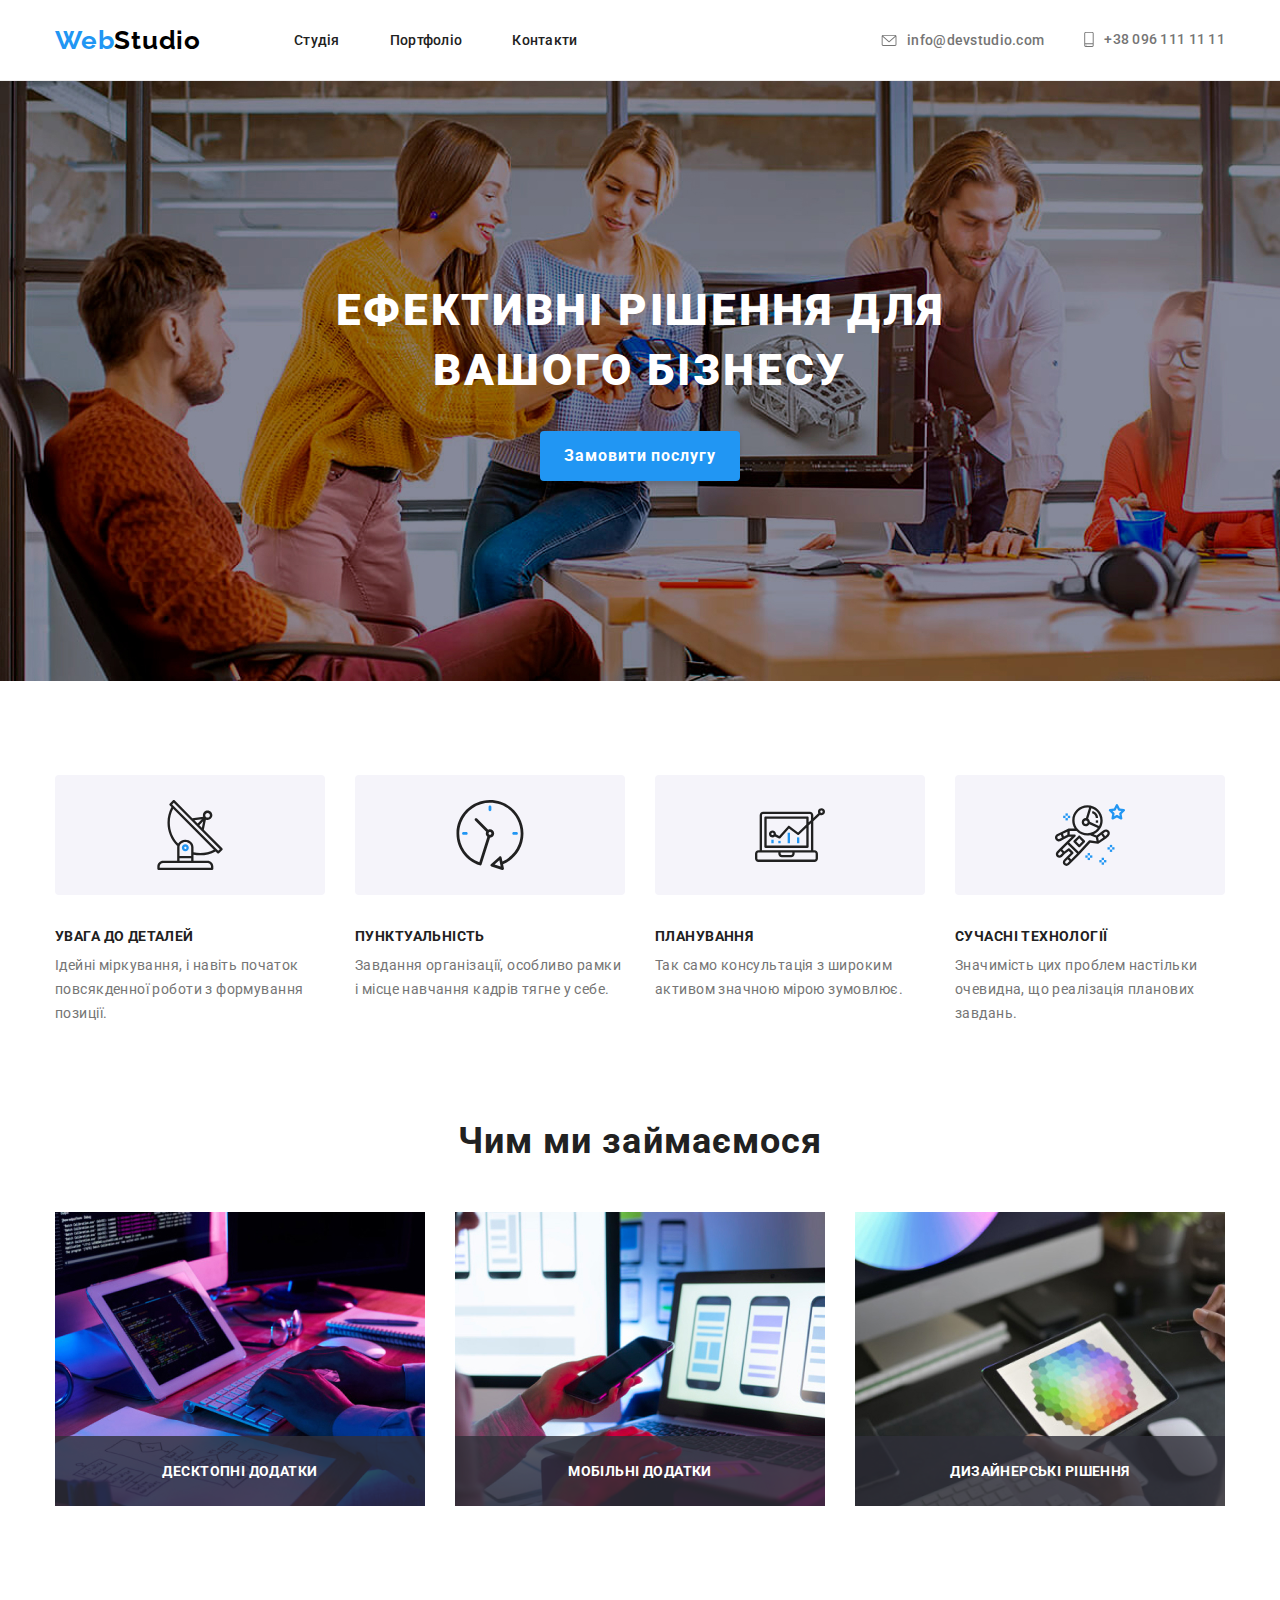
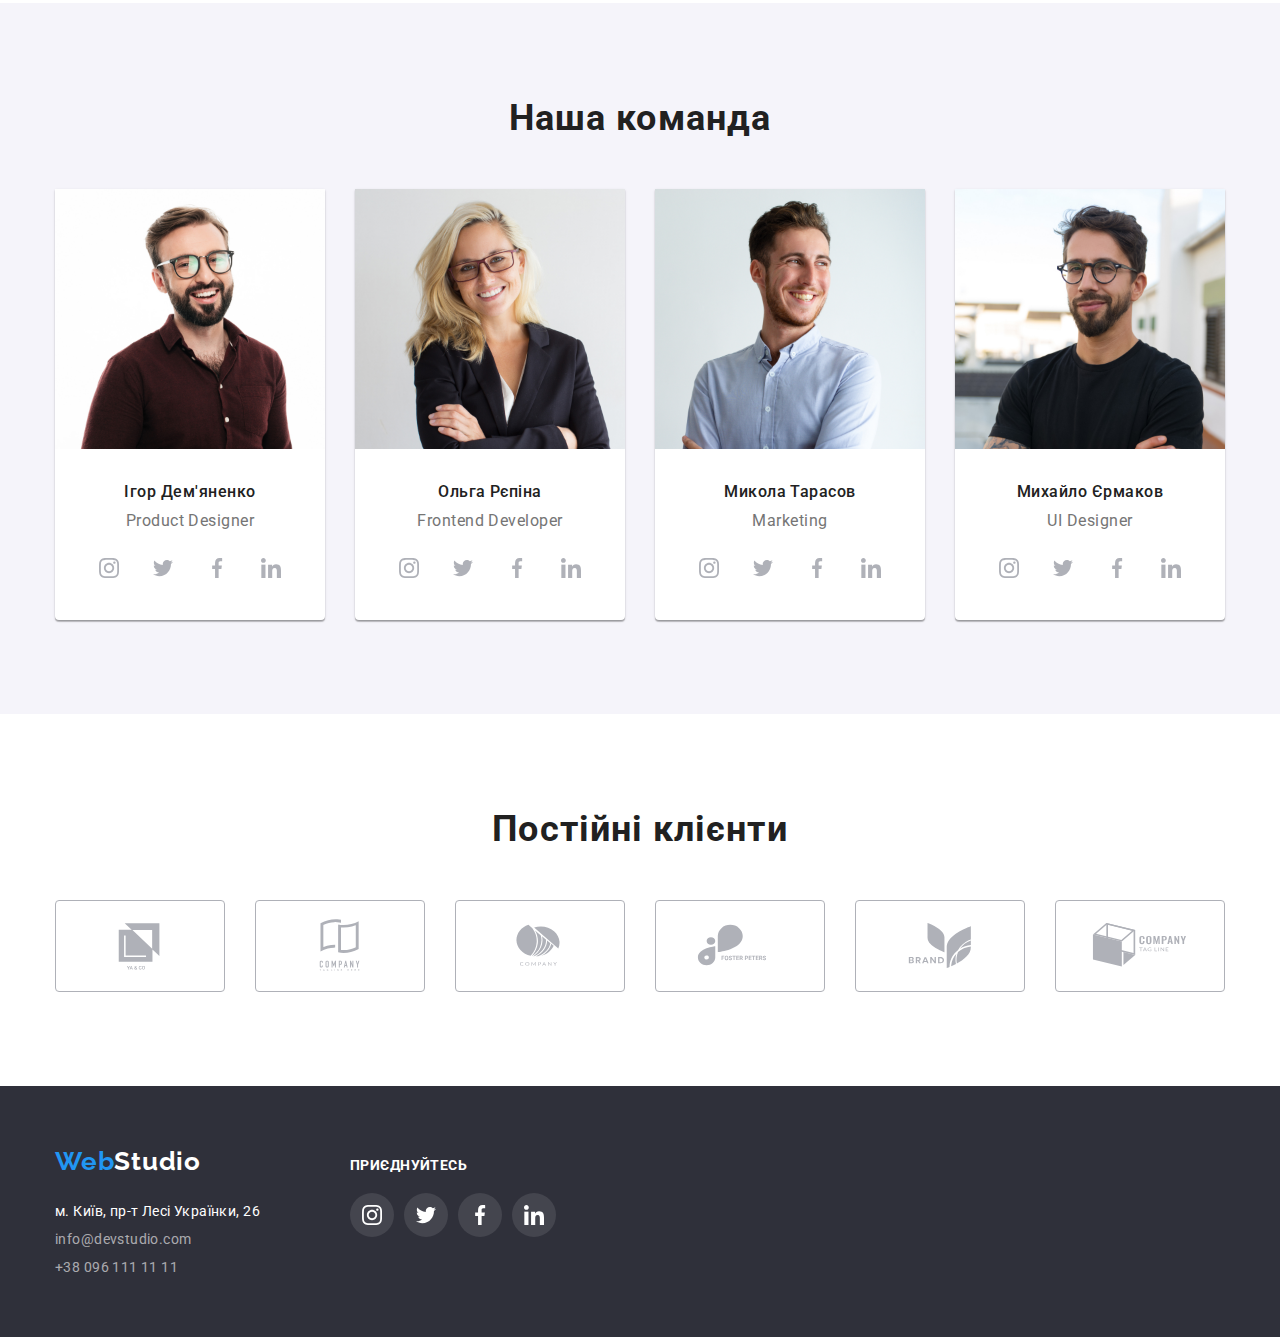
<file: index.html>
<!DOCTYPE html>
<html lang="uk">
<head>
    <meta charset="UTF-8">
    <meta name="viewport" content="width=device-width, initial-scale=1.0">
    <title>WebStudio</title>
    <link rel="stylesheet" href="css/modern-normalize.css">
    <link rel="stylesheet" href="css/styles.css">
    <link rel="preconnect" href="https://fonts.googleapis.com">
<link rel="preconnect" href="https://fonts.gstatic.com" crossorigin>
<link href="https://fonts.googleapis.com/css2?family=Raleway:wght@100;700&family=Roboto:wght@400;500;700;900&display=swap" rel="stylesheet">
</head>
<body>

    <header id="header" class="header">
        <div class="container">  
                <a href="index.html" class="header__logo"><span>Web</span>Studio</a>
                <nav>
                   <ul class = "navigation">
                        <li class="navigation__item">
                            <a href="index.html">Студія</a>
                            
                        </li>
                        <li class="navigation__item">
                            <a href="portfolio.html">Портфоліо</a>
                            
                        </li>
                        <li class="navigation__item">
                            <a href="#">Контакти</a>
                            
                        </li>
                        
                    </ul>
                </nav>        
                
                <ul class="contacts">
                    <li class="contacts__item">
                        <a href="maito:info@devstudio.com" class="mail"><svg class="mail__svg" width="16" height="12">
                            <use href="./img/sprite.svg#icon-mail"></use>
                        </svg> info@devstudio.com</a>
                    </li>
                    <li class="contacts__item">
                        <a href="tel:+380961111111" class="tel">
                        <svg class="tel__svg" width="16" height="12">
                            <use  href="./img/sprite.svg#icon-smartphone"></use>
                        </svg> 
                        +38 096 111 11 11</a> 
                    </li>
                </ul>
        </div>
        
    </header>
    <main>
        <section id = "info" class ="info">
            
            <div class="header__hello">
                <h1 class="info__text">Ефективні рішення для вашого бізнесу</h1>
                <button class="info__btn" data-modal-open type="button">Замовити послугу</button>
            </div>
            <div class="modal is-hidden" data-modal>
                <div class="modal__frame">
                    <button data-modal-close>
                        <a class="modal__frame-close" href="#">
                          <svg class="close-icon">
                            <use href="./img/sprite.svg#close-btn"></use>
                          </svg>
                        </a>
                    </button>
                
                </div>
            </div>
        </section>   
        <section id="about" class="about">
            <div class="container">
                    <ul class="about__list">
                        <li class="about__item">
                            <svg class="about__svg" width="16" height="12">
                                <use href="./img/sprite.svg#icon-antenna"></use>
                            </svg> 
                            <h3 class="about__h">УВАГА ДО ДЕТАЛЕЙ</h3>
                            <p class="about__text">Ідейні міркування, і навіть початок повсякденної роботи з формування позиції.</p>
                        </li>
                        <li class="about__item">
                            <svg class="about__svg" width="16" height="12">
                                <use href="./img/sprite.svg#icon-clock"></use>
                            </svg> 
                            <h3 class="about__h">ПУНКТУАЛЬНІСТЬ</h3>
                            <p class="about__text">Завдання організації, особливо рамки і місце навчання кадрів тягне у себе.</p>
                        </li>                                                                                               
                        <li class="about__item">
                            <svg class="about__svg" width="16" height="12">
                                <use href="./img/sprite.svg#icon-diagram"></use>
                            </svg>                                                                                              
                            <h3 class="about__h">ПЛАНУВАННЯ</h3>
                            <p class="about__text">Так само консультація з широким активом значною мірою зумовлює.</p>
                        </li>
                        <li class="about__item">
                            <svg class="about__svg" width="16" height="12">
                                <use href="./img/sprite.svg#icon-astronaut"></use>
                            </svg> 
                            <h3 class="about__h">СУЧАСНІ ТЕХНОЛОГІЇ</h3>
                            <p class="about__text">Значимість цих проблем настільки очевидна, що реалізація планових завдань.</p>
                        </li>
                    </ul> 
            </div>
        </section>

        <section id="work" class="work">
            <div class="container">
                
                    <h2 class="work__text">Чим ми займаємося</h2>
                    <ul class = "work__list">
                        <li class="work__item">
                            <div class="work__overlay">
                                <p class="work__overlay-text">
                                    ДЕСКТОПНІ ДОДАТКИ
                                </p>
                            </div>
                            <img  class= "work__img" src="img/img1.jpg" width="370" height="294" alt="Фото з клавіатурою">
                            
                        </li>
                        <li class="work__item">
                            <div class="work__overlay">
                                <p class="work__overlay-text">
                                    МОБІЛЬНІ ДОДАТКИ
                                </p>
                            </div>
                            <img class= "work__img" src="img/img2.jpg" width="370" height="294" alt="Фото з телефоном">
                            
                        </li>
                        <li class="work__item">
                            <div class="work__overlay">
                                <p class="work__overlay-text">
                                    ДИЗАЙНЕРСЬКІ РІШЕННЯ
                                </p>
                            </div>
                            <img class= "work__img" src="img/img3.jpg" width="370" height="294" alt="Фото з палітрою">
                            
                        </li>
                    </ul>
            </div>
        </section>
        <section id="staff" class="staff">
            <div class="container">
                <h2 class = "stafftext">Наша команда</h2>
                <ul class = "staff__list">
                    <li class="staff__item">
                        <img src="img/person1.jpg" width="270" height="260" alt="Ігор Дем'яненко">
                        <div class="staff__desc">
                            <h3 class="staff__name">Ігор Дем'яненко</h3>
                            <p class="staff__job">Product Designer</p>
                            <ul class="staff-social__list">
                                <li><a class="staff-social__icon" href="#" target="_blank"> 
                                    <svg class="staff__social" width="20" height="20">
                                        <use href="./img/sprite.svg#icon-instagram"></use>
                                    </svg> </a>
                                </li>
                                <li><a class="staff-social__icon" href="#" target="_blank"> 
                                    <svg class="staff__social" width="20" height="20">
                                        <use href="./img/sprite.svg#icon-twitter"></use>
                                    </svg> </a>
                                </li>
                                <li><a class="staff-social__icon" href="#" target="_blank"> 
                                    <svg class="staff__social" width="20" height="20">
                                        <use href="./img/sprite.svg#icon-facebook"></use>
                                    </svg> </a>
                                </li>
                                <li><a class="staff-social__icon" href="#" target="_blank"> 
                                    <svg class="staff__social" width="20" height="20">
                                        <use href="./img/sprite.svg#icon-linkedin"></use>
                                    </svg> </a>
                                </li>
                            </ul>
                        </div>
                    </li>
                    <li class="staff__item">
                        <img src="img/person2.jpg" width="270" height="260" alt="Ольга Рєпіна">
                        <div class="staff__desc">
                            <h3 class="staff__name">Ольга Рєпіна</h3>
                            <p class="staff__job">Frontend Developer</p>
                            <ul class="staff-social__list">
                                <li><a class="staff-social__icon" href="#" target="_blank"> 
                                    <svg class="staff__social" width="20" height="20">
                                        <use href="./img/sprite.svg#icon-instagram"></use>
                                    </svg> </a>
                                </li>
                                <li><a class="staff-social__icon" href="#" target="_blank"> 
                                    <svg class="staff__social" width="20" height="20">
                                        <use href="./img/sprite.svg#icon-twitter"></use>
                                    </svg> </a>
                                </li>
                                <li><a class="staff-social__icon" href="#" target="_blank"> 
                                    <svg class="staff__social" width="20" height="20">
                                        <use href="./img/sprite.svg#icon-facebook"></use>
                                    </svg> </a>
                                </li>
                                <li><a class="staff-social__icon" href="#" target="_blank"> 
                                    <svg class="staff__social" width="20" height="20">
                                        <use href="./img/sprite.svg#icon-linkedin"></use>
                                    </svg> </a>
                                </li>
                            </ul>
                        </div>
                    </li>
                    <li class="staff__item">
                        <img src="img/person3.jpg" width="270" height="260" alt="Микола Тарасов">
                        <div class="staff__desc">
                            <h3 class="staff__name">Микола Тарасов</h3>
                            <p class="staff__job">Marketing</p>
                            <ul class="staff-social__list">
                                <li><a class="staff-social__icon" href="#" target="_blank"> 
                                    <svg class="staff__social" width="20" height="20">
                                        <use href="./img/sprite.svg#icon-instagram"></use>
                                    </svg> </a>
                                </li>
                                <li><a class="staff-social__icon" href="#" target="_blank"> 
                                    <svg class="staff__social" width="20" height="20">
                                        <use href="./img/sprite.svg#icon-twitter"></use>
                                    </svg> </a>
                                </li>
                                <li><a class="staff-social__icon" href="#" target="_blank"> 
                                    <svg class="staff__social" width="20" height="20">
                                        <use href="./img/sprite.svg#icon-facebook"></use>
                                    </svg> </a>
                                </li>
                                <li><a class="staff-social__icon" href="#" target="_blank"> 
                                    <svg class="staff__social" width="20" height="20">
                                        <use href="./img/sprite.svg#icon-linkedin"></use>
                                    </svg> </a>
                                </li>
                            </ul>
                        </div>
                    </li>
                    <li class="staff__item">
                        <img src="img/person4.jpg" width="270" height="260" alt="Михайло Єрмаков">
                        <div class="staff__desc">
                            <h3 class="staff__name">Михайло Єрмаков</h3>
                            <p class="staff__job">UI Designer</p>
                            <ul class="staff-social__list">
                                <li><a class="staff-social__icon" href="#" target="_blank"> 
                                    <svg class="staff__social" width="20" height="20">
                                        <use href="./img/sprite.svg#icon-instagram"></use>
                                    </svg> </a>
                                </li>
                                <li><a class="staff-social__icon" href="#" target="_blank"> 
                                    <svg class="staff__social" width="20" height="20">
                                        <use href="./img/sprite.svg#icon-twitter"></use>
                                    </svg> </a>
                                </li>
                                <li><a class="staff-social__icon" href="#" target="_blank"> 
                                    <svg class="staff__social" width="20" height="20">
                                        <use href="./img/sprite.svg#icon-facebook"></use>
                                    </svg> </a>
                                </li>
                                <li><a class="staff-social__icon" href="#" target="_blank"> 
                                    <svg class="staff__social" width="20" height="20">
                                        <use href="./img/sprite.svg#icon-linkedin"></use>
                                    </svg> </a>
                                </li>
                            </ul>
                        </div>
                    </li>
                </ul>
            </div>
        </section>

        <section class="client">
            <div class="container">
                <h2 class="client__title">Постійні клієнти</h2>
                 <ul class="client__list">
                    <li class="client__item"><a class="client__link" href="#"><svg class="company"><use href="./img/sprite.svg#icon-company1"></use></svg></a>
                    <li class="client__item"><a class="client__link" href="#"><svg class="company"><use href="./img/sprite.svg#icon-company2"></use></svg></a>
                    <li class="client__item"><a class="client__link" href="#"><svg class="company"><use href="./img/sprite.svg#icon-company3"></use></svg></a>                           
                    <li class="client__item"><a class="client__link" href="#"><svg class="company"><use href="./img/sprite.svg#icon-company4"></use></svg></a>
                    <li class="client__item"><a class="client__link" href="#"><svg class="company"><use href="./img/sprite.svg#icon-company5"></use></svg></a>
                    <li class="client__item"><a class="client__link" href="#"><svg class="company"><use href="./img/sprite.svg#icon-company6"></use></svg></a>                           
                 </ul>   
            </div>
        </section>
    </main>
    
    <footer id="footer" class="footer">
        
            <div class="container">
                <div class="logoinfo">
                <a href="index.html" class="footer__logo" ><span>Web</span>Studio</a>     
                <address class="footer__link">
                    <a class="footer__location" href="http://surl.li/neaiq" rel="nofollow">м. Київ, пр-т Лесі Українки, 26</a>
                    <a class="footer__email" href="maito:info@devstudio.com" >info@devstudio.com</a>    
                    <a class="footer__tel" href="tel:+380961111111" >+38 096 111 11 11</a> 
                </address> 
            </div>

                <div class="footer-social">
                    <h3 class="footer-social__title">ПРИЄДНУЙТЕСЬ</h3>
                    <ul class="footer-social__list">
                        <li ><a class="footer-social__icon" href="#" target="_blank"> 
                            <svg class="footer-social__svg" width="20" height="20">
                                <use href="./img/sprite.svg#icon-instagram"></use>
                            </svg> </a>
                        </li>
                        <li><a class="footer-social__icon" href="#" target="_blank"> 
                            <svg class="footer-social__svg" width="20" height="20">
                                <use href="./img/sprite.svg#icon-twitter"></use>
                            </svg> </a>
                        </li>
                        <li><a class="footer-social__icon" href="#" target="_blank"> 
                            <svg class="footer-social__svg" width="20" height="20">
                                <use href="./img/sprite.svg#icon-facebook"></use>
                            </svg> </a>
                        </li>
                        <li><a class="footer-social__icon" href="#" target="_blank"> 
                            <svg class="footer-social__svg" width="20" height="20">
                                <use href="./img/sprite.svg#icon-linkedin"></use>
                            </svg> </a>
                        </li>
                    </ul>
                </div>
            </div>
    </footer>
    <script src="./js/modal.js"></script>
</body>
</html>
</file>
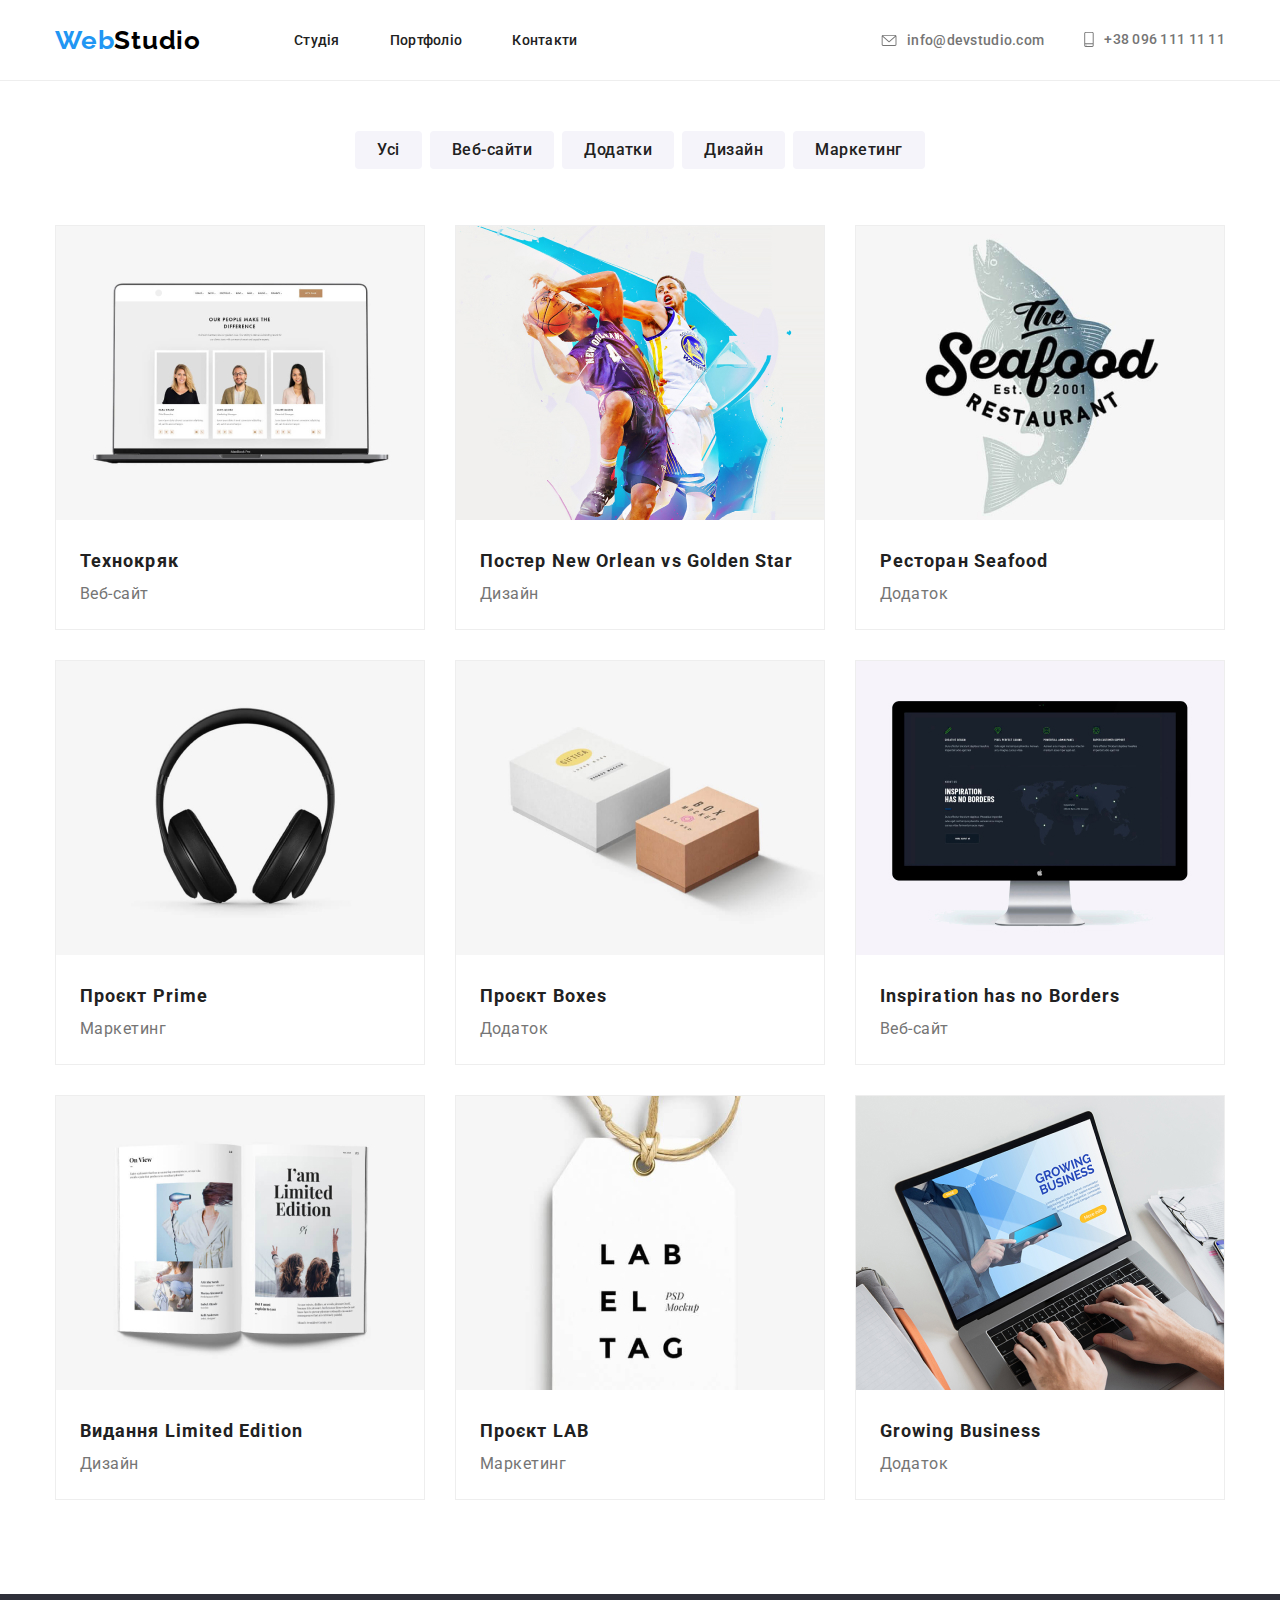
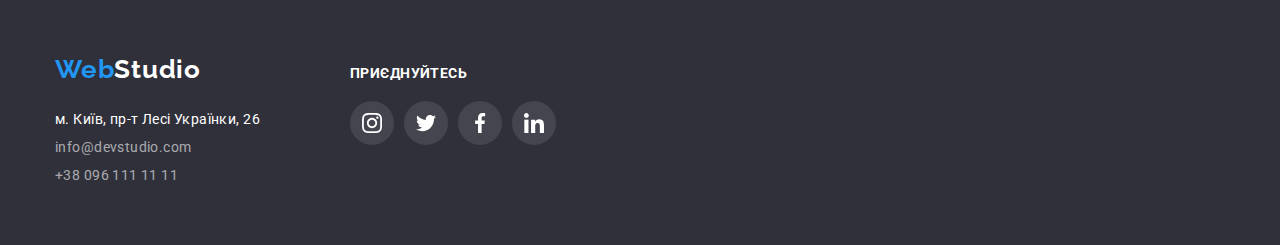
<file: portfolio.html>
<!DOCTYPE html>
<html lang="uk">
<head>
    <meta charset="UTF-8">
    <meta name="viewport" content="width=device-width, initial-scale=1.0">
    <title>WebStudio</title>
    <link rel="stylesheet" href="css/modern-normalize.css">
    <link rel="stylesheet" href="css/styles.css">
    <link rel="preconnect" href="https://fonts.googleapis.com">
    <link rel="stylesheet" href="img/">
<link rel="preconnect" href="https://fonts.gstatic.com" crossorigin>
<link href="https://fonts.googleapis.com/css2?family=Raleway:wght@100;700&family=Roboto:wght@400;500;700;900&display=swap" rel="stylesheet">
</head>
<body>

    <header id="header" class="header">
        <div class="container">  
                <a href="index.html" class="header__logo"><span>Web</span>Studio</a>
                <nav>
                   <ul class = "navigation">
                        <li class="navigation__item">
                            <a href="index.html">Студія</a>
                            
                        </li>
                        <li class="navigation__item">
                            <a href="portfolio.html">Портфоліо</a>
                            
                        </li>
                        <li class="navigation__item">
                            <a href="#">Контакти</a>
                            
                        </li>
                        
                    </ul>
                </nav>        
                
                <ul class="contacts">
                    <li class="contacts__item">
                        <a href="maito:info@devstudio.com" class="mail"><svg class="mail__svg" width="16" height="12">
                            <use href="./img/sprite.svg#icon-mail"></use>
                        </svg> info@devstudio.com</a>
                    </li>
                    <li class="contacts__item">
                        <a href="tel:+380961111111" class="tel">
                        <svg class="tel__svg" width="16" height="12">
                            <use href="./img/sprite.svg#icon-smartphone"></use>
                        </svg> 
                        +38 096 111 11 11</a> 
                    </li>
                </ul>
        </div>
        
    </header>
    <main>


        <section id="portfolios" class="portfolios">
            <div class="container">

                <ul class="filters__list">
                    <li class="filters__item"><button class="filters__button" type="button">Усі</button></li>
                    <li class="filters__item"><button class="filters__button" type="button">Веб-сайти</button></li>
                    <li class="filters__item"><button class="filters__button" type="button">Додатки</button></li>
                    <li class="filters__item"><button class="filters__button" type="button">Дизайн</button></li>
                    <li class="filters__item"><button class="filters__button" type="button">Маркетинг</button></li>               
                </ul>

                <ul class="portfolios__list">
                    <li class="portfolios-item">
                        <a href="#"> <div class="portfolios__img">
                            <div class="overlay">
                                <p class="overlay__text">
                                    Ресурс пропонує комплексні пропозиції з різним рівнем функціоналу та сервісів. Все це дозволить відвідувачу отримати вичерпні відомості про компанію чи приватну особу.
                                </p>
                            </div>
                            <img src="img/technokriak.jpg" width="370" height="294" alt="Технокряк">
                        </div>
                        <div class="portfolios__desc">
                            <h3 class="portfolios__name">Технокряк</h3>
                            <p class="portfolios__job">Веб-сайт</p>
                        </div></a>
                       
                    </li>
                    <li class="portfolios-item">
                        <a href="#"><div class="portfolios__img">
                            <img src="img/posterneworlean.jpg" width="370" height="294" alt="Постер New Orlean">
                            <div class="overlay">
                                <p class="overlay__text">
                                    Ресурс пропонує комплексні пропозиції з різним рівнем функціоналу та сервісів. Все це дозволить відвідувачу отримати вичерпні відомості про компанію чи приватну особу.
                                </p>
                            </div>
                        </div>
                        <div class="portfolios__desc">
                            <h3 class="portfolios__name">Постер New Orlean vs Golden Star</h3>
                            <p class="portfolios__job">Дизайн</p>
                        </div></a>
                        
                    </li>
                    <li class="portfolios-item">
                        <a href="#"> <div class="portfolios__img">
                            <div class="overlay">
                                <p class="overlay__text">
                                    Ресурс пропонує комплексні пропозиції з різним рівнем функціоналу та сервісів. Все це дозволить відвідувачу отримати вичерпні відомості про компанію чи приватну особу.
                                </p>
                            </div>
                            <img width="370" height="294" src="img/seafood.jpg" alt="Ресторан Seafood">
                            <div class="overlay">
                                <p class="overlay__text">
                                    Ресурс пропонує комплексні пропозиції з різним рівнем функціоналу та сервісів. Все це дозволить відвідувачу отримати вичерпні відомості про компанію чи приватну особу.
                                </p>
                            </div>
                        </div>
                        <div class="portfolios__desc">
                            <h3 class="portfolios__name">Ресторан Seafood</h3>
                            <p class="portfolios__job">Додаток</p>
                        </div></a>
                       
                    </li>
                    <li class="portfolios-item">
                        <a href="#"> <div class="portfolios__img">
                        <img width="370" height="294" src="img/projectprime.jpg" alt="Проєкт Прайм">
                        <div class="overlay">
                            <p class="overlay__text">
                                Ресурс пропонує комплексні пропозиції з різним рівнем функціоналу та сервісів. Все це дозволить відвідувачу отримати вичерпні відомості про компанію чи приватну особу.
                            </p>
                        </div>
                        </div>
                        <div class="portfolios__desc">
                            <h3 class="portfolios__name">Проєкт Prime</h3>
                            <p class="portfolios__job">Маркетинг</p>
                        </div></a>
                       
                    </li>
                    <li class="portfolios-item">
                        <a href="#">
                            <div class="portfolios__img">
                        <img src="img/boxes.jpg" width="370" height="294" alt="Проєкт Boxes">
                        <div class="overlay">
                            <p class="overlay__text">
                                Ресурс пропонує комплексні пропозиції з різним рівнем функціоналу та сервісів. Все це дозволить відвідувачу отримати вичерпні відомості про компанію чи приватну особу.
                            </p>
                        </div>
                        </div>
                        <div class="portfolios__desc">
                            <h3 class="portfolios__name">Проєкт Boxes</h3>
                            <p class="portfolios__job">Додаток</p>
                        </div></a>
                        
                    </li>
                    <li class="portfolios-item">
                        <a href="#"><div class="portfolios__img">
                            <img src="img/inspiration.jpg" width="370" height="294" alt="Inspiration has no Borders">
                            <div class="overlay">
                                <p class="overlay__text">
                                    Ресурс пропонує комплексні пропозиції з різним рівнем функціоналу та сервісів. Все це дозволить відвідувачу отримати вичерпні відомості про компанію чи приватну особу.
                                </p>
                            </div>
                        </div>
                        <div class="portfolios__desc">
                            <h3 class="portfolios__name">Inspiration has no Borders</h3>
                            <p class="portfolios__job">Веб-сайт</p>
                        </div></a>
                        
                    </li>
                    <li class="portfolios-item">
                        <a href="#"><div class="portfolios__img">
                            <img src="img/limited.jpg" width="370" height="294" alt="Видання Limited Edition">
                            <div class="overlay">
                                <p class="overlay__text">
                                    Ресурс пропонує комплексні пропозиції з різним рівнем функціоналу та сервісів. Все це дозволить відвідувачу отримати вичерпні відомості про компанію чи приватну особу.
                                </p>
                            </div>
                        </div>
                        <div class="portfolios__desc">
                            <h3 class="portfolios__name">Видання Limited Edition</h3>
                            <p class="portfolios__job">Дизайн</p>
                        </div></a>
                        
                    </li>
                    <li class="portfolios-item">
                        <a href="#"><div class="portfolios__img">
                            <img src="img/projlab.jpg" width="370" height="294" alt="Проєкт LAB">
                            <div class="overlay">
                                <p class="overlay__text">
                                    Ресурс пропонує комплексні пропозиції з різним рівнем функціоналу та сервісів. Все це дозволить відвідувачу отримати вичерпні відомості про компанію чи приватну особу.
                                </p>
                            </div>
                        </div>
                        <div class="portfolios__desc">
                            <h3 class="portfolios__name">Проєкт LAB</h3>
                            <p class="portfolios__job">Маркетинг</p>
                        </div></a>
                        
                    </li>
                    <li class="portfolios-item">
                        <a href="#"><div class="portfolios__img">
                            <img src="img/growing.jpg" width="370" height="294"  alt="Growing Business">
                            <div class="overlay">
                                <p class="overlay__text">
                                    Ресурс пропонує комплексні пропозиції з різним рівнем функціоналу та сервісів. Все це дозволить відвідувачу отримати вичерпні відомості про компанію чи приватну особу.
                                </p>
                            </div>
                        </div>
                        <div class="portfolios__desc">
                            <h3 class="portfolios__name">Growing Business</h3>
                            <p class="portfolios__job">Додаток</p>
                        </div></a>
                    </li>
                </ul>
            </div>

        </section>

    </main>
    <footer id="footer" class="footer">
        
        <div class="container">
            <div class="logoinfo">
            <a href="index.html" class="footer__logo" ><span>Web</span>Studio</a>     
            <address class="footer__link">
                <a class="footer__location" href="http://surl.li/neaiq" rel="nofollow">м. Київ, пр-т Лесі Українки, 26</a>
                <a class="footer__email" href="maito:info@devstudio.com" >info@devstudio.com</a>    
                <a class="footer__tel" href="tel:+380961111111" >+38 096 111 11 11</a> 
            </address> 
        </div>

            <div class="footer-social">
                <h3 class="footer-social__title">ПРИЄДНУЙТЕСЬ</h3>
                <ul class="footer-social__list">
                    <li ><a class="footer-social__icon" href="#" target="_blank"> 
                        <svg class="footer-social__svg" width="20" height="20">
                            <use href="./img/sprite.svg#icon-instagram"></use>
                        </svg> </a>
                    </li>
                    <li><a class="footer-social__icon" href="#" target="_blank"> 
                        <svg class="footer-social__svg" width="20" height="20">
                            <use href="./img/sprite.svg#icon-twitter"></use>
                        </svg> </a>
                    </li>
                    <li><a class="footer-social__icon" href="#" target="_blank"> 
                        <svg class="footer-social__svg" width="20" height="20">
                            <use href="./img/sprite.svg#icon-facebook"></use>
                        </svg> </a>
                    </li>
                    <li><a class="footer-social__icon" href="#" target="_blank"> 
                        <svg class="footer-social__svg" width="20" height="20">
                            <use href="./img/sprite.svg#icon-linkedin"></use>
                        </svg> </a>
                    </li>
                </ul>
            </div>
        </div>
                 
</footer>
</body>
</html>
</file>
<file: css/styles.css>
@import url(./modern-normalize.css);

:root {
    /* Шаблон взято з інтернету + додано основні кольори (думаю не критично ) */
    --black: #000;                              
    --white: #fff;
    --basic_color: #2F303A;
    --sec_color: #2196F3;
    --grey: #757575;
    --none_black: #212121;
}

*,
*::before,
*::after {
  box-sizing: border-box;
}


html{

    box-sizing: border-box;
    font-size: 14px;
}

p{
    margin: 0;
}

body{
    padding :0;
    margin:0;
    font-family: 'Roboto' , sans-serif;
    color: var(--black);
    font-style: normal;
    font-weight: 400;
    line-height: normal;
}

a,button{
    font-family: inherit;
    text-decoration: none;
    color:inherit;
    
} 

button{
    cursor: pointer;
    border: 0;
}

address{
    font-style: normal;
    color: var(--white);
    font-size: 14px;
    line-height: 114%;
    letter-spacing: 0.42px;
}

h1, h2 , h3 , h4 , h5 , h6 {
    padding: 0;
    margin:0;
    
}

ul ,li {
    display:block;
    padding: 0;
    margin: 0;
}

.container {
    max-width: 1200px;
    padding-left: 15px;
    padding-right: 15px;
    margin-left: auto;
    margin-right: auto;
  }


/*-----HEADER start------*/

.header{
    width: 100%;
    border-bottom: 1px solid #EEE;
}
/*---NAVIGATION START---*/

.header > .container{
    display: flex;
    align-items: center;
    height: auto;
    min-height: 80px;
}

.header__logo {
color: var(--black);
font-family: 'Raleway' , sans-serif;
font-size: 26px;
font-weight: 700;
letter-spacing: 0.78px;
margin-left: 0 auto;
}

.header__logo span{
    color: var(--sec_color);
}

.navigation{
    margin-left: 93px;
    display: inline-flex;
    gap:50px;    
}



.navigation__item{
position: relative;
color: var(--none_black);
font-size: 14px;
font-weight: 500;
letter-spacing: 0.28px;
}

.navigation__item:hover::after, 
.navigation__item:focus::after {
  content: '';
  position: absolute;
  left: 50%;
  transform: translateX(-50%);
  bottom: -32px;
  width: 100%;
  height: 4px;
  background-color: var(--sec_color);
  transition: all 250ms cubic-bezier(0.4, 0, 0.2, 1);
}


.navigation__item a:hover{
    transition: color 250ms cubic-bezier(0.4, 0, 0.2, 1);
    color: var(--sec_color) ;
}   
.navigation__item a:focus{
    transition: color 250ms cubic-bezier(0.4, 0, 0.2, 1);
    color: var(--sec_color);
}

.contacts{
    color: var(--grey);
    font-size: 14px;
    font-weight: 500;
    letter-spacing: 0.28px;
    display: inline-flex;
    align-items: center;
    height: auto;
    min-height: 80px;
    margin-left: auto;
    gap: 40px;
}

.contacts__item a{
    display: inline-flex;
    align-items: center;
    gap:10px;
}

.tel__svg{
    width: 10px;
    height: 16px;
    fill: var(--grey);
}

.mail__svg{
    width: 16px;
    height: 12px;
    fill: var(--grey);
}

.tel:hover .tel__svg,
.mail:hover .mail__svg{
    transition: color 250ms cubic-bezier(0.4, 0, 0.2, 1);
    fill:var(--sec_color)
}

.tel:focus .tel__svg,
.mail:focus .mail__svg{
    transition: color 250ms cubic-bezier(0.4, 0, 0.2, 1);
    fill:var(--sec_color)
}


.contacts__item a:hover{
    transition: color 250ms cubic-bezier(0.4, 0, 0.2, 1);
    color: var(--sec_color);
}
.contacts__item a:focus{
    transition: color 250ms cubic-bezier(0.4, 0, 0.2, 1);
    color: var(--sec_color);
}


/*---NAVIGATION END---*/

.info{
    background: url(/img/hello-pic.jpg), lightgray 0px -147.517px / 100% 170.667% no-repeat;
}

.header__hello{
    display: flex;
    flex-direction: column;
    justify-content: center;
    align-items: center;
    height: auto;
    row-gap: 30px;
    min-height: 600px;
    background-size: cover;
    
}

.info__text{
    max-width: 696px;
    font-size: 44px;
    font-weight: 900;
    line-height: 136.364%;
    color: var(--white);
    text-align: center;
    text-transform: uppercase;
    letter-spacing: 2.64px;
  
}
.info__btn{
    color: var(--white);
    font-size: 16px;
    font-weight: 700;
    line-height: 187%;
    letter-spacing: 0.96px;
    border-radius: 4px;
    background: var(--sec_color);
    box-shadow: 0px 4px 4px 0px rgba(0, 0, 0, 0.15);
    flex-shrink: 0;
    min-height: 50px;
    padding: 10px 24px;
    transition: all 250ms cubic-bezier(0.4, 0, 0.2, 1) ;
}

.info__btn:hover{
    transition: all 250ms cubic-bezier(0.4, 0, 0.2, 1) ;
    border: var(--sec_color);
    transform: scale(1.1);
}

.info__btn:focus{
    transition: color 250ms cubic-bezier(0.4, 0, 0.2, 1);
    border: var(--sec_color) 2px;
    transform: scale(1.1);
}

.modal{
    position: fixed;
    inset: 0;
    background: rgba(0, 0, 0, 0.20);
    display: flex;
    cursor: pointer;
    visibility: visible;
  }
  .modal__frame{
    position: relative;
    width: 528px;
    height: 581px;
    margin: auto;
    padding: 40px;
    background: var(--white);
    color:#212121;
    border-radius: 4px;
    cursor: default;
    box-shadow: 0px 2px 1px 0px rgba(0, 0, 0, 0.20), 0px 1px 1px 0px rgba(0, 0, 0, 0.14), 0px 1px 3px 0px rgba(0, 0, 0, 0.12);

  }
  .modal__frame-close{
    width: 30px;
    height: 30px;
    border: 1px solid rgba(0, 0, 0, 0.10);
    border-radius: 100%;
    display: flex;
    align-items: center;
    justify-content: center;
    position: absolute;
    top: 6px;
    right: 6px;
    background-color: var(--white);
    transition: color 250ms cubic-bezier(0.4, 0, 0.2, 1);
  }
  .is-hidden {
    display: none;
    visibility: hidden;
    opacity: 0;
    pointer-events: none;
  }

  .modal__frame-close:hover,
  .modal__frame-close:focus {
    background: var(--sec_color);
    transform: scale(1.2);
    transition: transform 250ms cubic-bezier(0.4, 0, 0.2, 1);
  }

  .close-icon{
    width: 18px;
    height: 18px;
  }

/*-----HEADER end------*/

/*-----ABOUT start------*/
.about{
    padding-top: 94px;
}

.about__list{
    display: flex;
    gap: 30px;
}
.about__h{
    color: var(--none_black);
    margin-bottom: 10px;
    font-size: 14px;
    font-weight: 700;
    letter-spacing: 0.42px;
    text-transform: uppercase;
    max-width: 270px;
}

.about__text{
    color: var(--grey);
    font-size: 14px;
    line-height: 171%;
    letter-spacing: 0.42px;
    max-width: 270px;
}

.about__svg{
    width: 70px;
    height: 70px;
  }


  .about__svg{
    border-radius: 4px;
  background: #F5F4FA;
  padding: 25px 100px;
  width: 270px;
  height: 120px;
  margin-bottom: 30px;
  }

/*-----ABOUT end------*/

/*-----WORK start------*/

.work{
    padding-top: 94px;
    padding-bottom: 94px;
    
}

.work__text{
    color: var(--none_black);
    text-align: center;
    font-size: 36px;
    font-weight: 700;
    letter-spacing: 1.08px;
}

.work__list{
    margin-top: 50px;
    display: flex;
    gap: 30px;
}

.work__item{
    position: relative;
}

.work__overlay{
    position: absolute;
    background: rgba(47, 48, 58, 0.80);
    height: auto;
    width: 100%;
    padding: 27px 95px;
    top: 224px;
}

.work__overlay-text{
    color: var(--white);
    text-align: center;
    font-size: 14px;
    font-weight: 700;
    letter-spacing: 0.42px;
    text-transform: uppercase;
    white-space: nowrap;
}



/*-----WORK end------*/

/*-----STAFF start------*/


.staff{
    background: #F5F4FA;
    padding-top: 94px;
    padding-bottom: 94px;

}

.staff-social__list{
    display:  flex;
    align-items: center;
    justify-content: center;
    gap: 10px;
    margin-top: 16px;
}

.staff-social__icon{
    border-radius: 100%;
    width: 44px;
    height: 44px;
    display: flex;
    align-items: center;
    justify-content: center;
}



.staff-social__icon:hover .staff__social{
    transition: all 250ms cubic-bezier(0.4, 0, 0.2, 1);
    fill:var(--white);
}

.staff-social__icon:hover{
    transition: all 250ms cubic-bezier(0.4, 0, 0.2, 1);
    background-color: var(--sec_color);
}

.staff-social__icon:focus .staff__social{
    transition: all 250ms cubic-bezier(0.4, 0, 0.2, 1);
    fill:var(--white);
}

.staff-social__icon:focus{
    transition: all 250ms cubic-bezier(0.4, 0, 0.2, 1);
    background-color: var(--sec_color);
}

.staff__social{
    width: 20px;
    height: 20px;
    fill: #AFB1B8;
}
.staff__list{
    display: flex;   
}

.stafftext{
    margin-bottom: 50px;
}
.staff__item{
    border-radius: 0px 0px 4px 4px;
    background: var(--white);
    
    box-shadow: 0px 2px 1px 0px rgba(0, 0, 0, 0.20), 0px 1px 1px 0px rgba(0, 0, 0, 0.14), 0px 1px 3px 0px rgba(0, 0, 0, 0.12);
}

.staff__item:not(:last-child)
{
    margin-right: 30px
}

.stafftext {
    color: var(--none_black);
    text-align: center;
    font-size: 36px;
    font-weight: 700;
    letter-spacing: 1.08px;
}

.staff__desc{
    
    padding: 30px;
}

.staff__name{
    width: 100%;
    color: var(--none_black);
    text-align: center;
    font-size: 16px;
    font-weight: 500;
    letter-spacing: 0.48px;
    margin-bottom: 10px;
}

.staff__job{
    color: var(--grey);
    text-align: center;
    font-size: 16px;
    letter-spacing: 0.48px;
}


  
/*-----STAFF end------*/


/*-----FOOTER start------*/
.footer{
    width: 100%;
    padding: 60px 0;
    height: auto;
    flex-shrink: 0;
    background: var(--basic_color);
    min-height: 251px;
}

.footer .container{
    display: flex;
    align-items: baseline;
    gap:90px;
}

.footer-social{
    display: flex;
    flex-direction: column;
}

.footer-social__list{
    display: flex;
    align-items: flex-start;
    gap: 10px;
    margin-top: 20px;
}

.footer-social__icon{
    width:44px;
    height:44px;
    border-radius: 100%;
    background-color: rgba(255, 255, 255, 0.10);
    display: flex;
    align-items: center;
    justify-content: center;
    
}

.footer-social__svg{
    fill: var(--white);
}

.footer-social__icon:hover{
    transition: background-color 250ms cubic-bezier(0.4, 0, 0.2, 1);
    background-color: var(--sec_color);
}

.footer-social__icon:focus{
    transition:  250ms cubic-bezier(0.4, 0, 0.2, 1);
    background-color: var(--sec_color);
}

.footer-social__title{
    color: var(--white);
    font-size: 14px;
    font-weight: 700;
    letter-spacing: 0.42px;
    text-transform: uppercase;
    
}

.footer__link{
    margin-top: 28px;
    gap: 12px;
    display: flex;
    flex-direction: column;
    
}

.footer__email{
    color: rgba(255, 255, 255, 0.60);

}

.footer__tel{
    color: rgba(255, 255, 255, 0.60);
}


.footer__logo{
    color: var(--white);
    font-family: 'Raleway' , sans-serif;
    font-size: 26px;
    font-weight: 700;
    letter-spacing: 0.78px;
    text-decoration: none;
}

.footer__logo span{
    color: var(--sec_color);
    font-family: 'Raleway' , sans-serif;
    font-size: 26px;
    font-weight: 700;
    letter-spacing: 0.78px;
}
/*-----FOOTER end------*/


/*-----PORTFOLIO-----*/

/*----FILTERS start*/



.filters__list{
    display: flex;
    justify-content: center;
    align-items: center;
    gap: 8px;
    padding-bottom: 56px;
    
}

.filters__item button.filters__button {
    color: #212121;
    text-align: center;
    font-size: 16px;
    font-weight: 500;
    line-height: 162%;
    letter-spacing: 0.48px;
    border-radius: 4px;
    background: #F5F4FA;
    border-style: none;
    height: auto;
    flex-shrink: 0;
    padding: 6px 22px;
}

.filters__item button.filters__button:hover{
    transition: all 250ms cubic-bezier(0.4, 0, 0.2, 1);
    color: var(--white);
    border-radius: 4px;
    background: var(--sec_color);
    box-shadow: 0px 2px 2px 0px rgba(0, 0, 0, 0.12), 0px 1px 2px 0px rgba(0, 0, 0, 0.08), 0px 3px 1px 0px rgba(0, 0, 0, 0.10);
}

.filters__item button.filters__button:focus{
    transition: all 250ms cubic-bezier(0.4, 0, 0.2, 1);
    color: var(--white);
    border-radius: 4px;
    background: var(--sec_color);
    box-shadow: 0px 2px 2px 0px rgba(0, 0, 0, 0.12), 0px 1px 2px 0px rgba(0, 0, 0, 0.08), 0px 3px 1px 0px rgba(0, 0, 0, 0.10);
}
/*----FILTERS end*/

/*-----CLIENT start-----*/

.client{
    padding-top: 94px;
    padding-bottom: 94px;
}

.client__title{
    color: var(--none_black);
    text-align: center;
    font-family: 'Roboto' , sans-serif;
    font-size: 36px;
    font-weight: 700;
    letter-spacing: 1.08px;
}
.client__list{
    display: flex;
    align-items: center;
    gap: 30px;
    margin-top: 50px;
}

.client__link{
    width: 106px;
    height: 60px;
}

.client__link{
    width: 170px;
    height: 92px;
    flex-shrink: 0;
    border-radius: 4px;
    border: 1px solid #AFB1B8;
    display: flex;
    align-items: center;
    justify-content: center;
}
.client__link:hover .company{
    transition: fill 250ms cubic-bezier(0.4, 0, 0.2, 1);
    fill: var(--sec_color);
}

.client__link:hover{
    transition: fill 250ms cubic-bezier(0.4, 0, 0.2, 1);
    border-color: var(--sec_color);
}

.client__link:focus .company{
    transition: fill 250ms cubic-bezier(0.4, 0, 0.2, 1);
    fill: var(--sec_color);
}

.client__link:focus{
    transition: fill 250ms cubic-bezier(0.4, 0, 0.2, 1);
    border-color: var(--sec_color);
}

.company{
    width: 106px;
    height: 60px;
    fill: #AFB1B8 ;
    
}

/*-----CLIENT end-----*/

/*----GRID start----*/

.portfolios{
    padding-top: 50px;
    padding-bottom: 94px;
}



.portfolios__list{
    display: grid;
    gap: 30px;
    grid-template-columns: repeat(3, 370px);
    grid-template-rows: repeat(3, 1fr);
}

.portfolios-item{
    border: 1px solid #EEE;
}

.portfolios-item:hover{
    transition: color 250ms cubic-bezier(0.4, 0, 0.2, 1);
    box-shadow: 1px 4px 6px 0px rgba(0, 0, 0, 0.16), 0px 4px 4px 0px rgba(0, 0, 0, 0.06), 0px 1px 1px 0px rgba(0, 0, 0, 0.12);
}

.portfolios-item:focus{
    transition: color 250ms cubic-bezier(0.4, 0, 0.2, 1);
    box-shadow: 1px 4px 6px 0px rgba(0, 0, 0, 0.16), 0px 4px 4px 0px rgba(0, 0, 0, 0.06), 0px 1px 1px 0px rgba(0, 0, 0, 0.12);
}

.portfolios__name{
    color: var(--none_black);
    font-size: 18px;
    font-weight: 700;
    line-height: 200%;
    letter-spacing: 1.08px;
}

.portfolios__desc{
    color: var(--grey);
    font-size: 16px;
    line-height: 187%;
    letter-spacing: 0.48px;
    width: 100%;
    padding:20px 24px;
}


.portfolios__img{
    position: relative;
    overflow: hidden;
}

.overlay{
    position: absolute;
    top: 0;
    left: 0;
    width: 100%;
    height: 100%;
    transform: translateY(100%);
    transition: transform 250ms ease;
    background: rgba(33, 150, 243, 0.90);
}

.portfolios__img:hover .overlay{
    
    transform: translateY(0);
}

.overlay__text{
    color:var(--white);
    font-size: 18px;
    font-style: normal;
    line-height: 156%;
    letter-spacing: 0.54px;
    padding:63px 24px ;
    width: 100%;
}


/*----GRID end----*/
</file>
